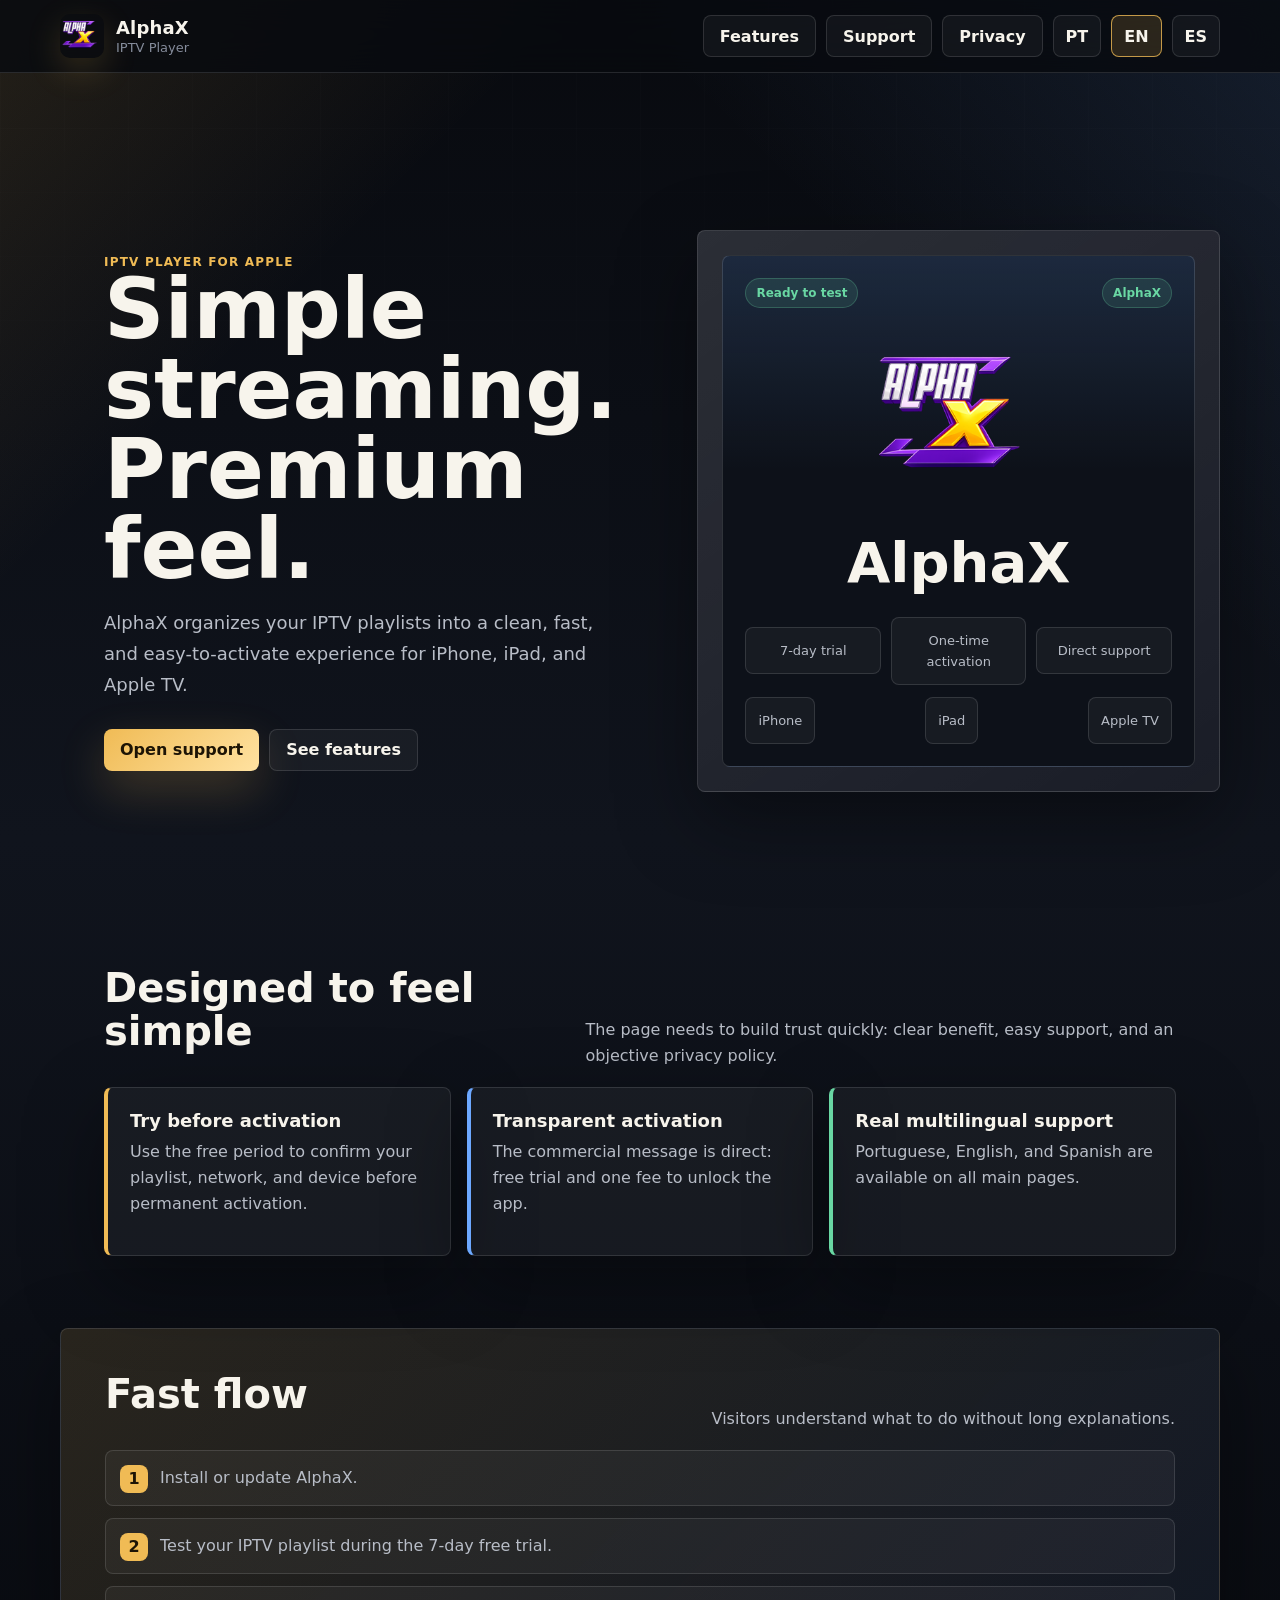
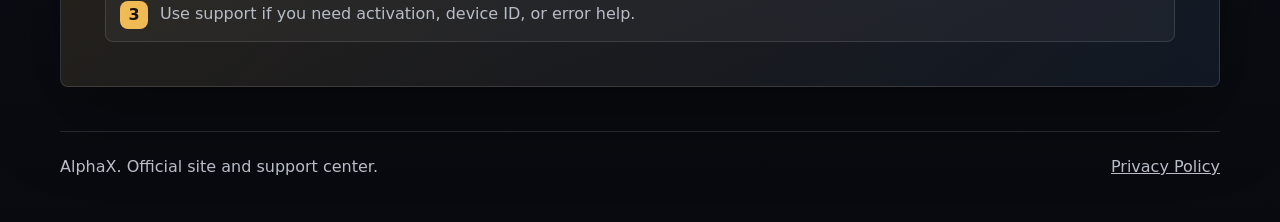
<file: index.html>
<!doctype html>
<html lang="pt-BR">
  <head>
    <meta charset="utf-8">
    <meta name="viewport" content="width=device-width, initial-scale=1">
    <title>AlphaX | IPTV Player elegante e rápido</title>
    <meta name="description" content="AlphaX é um IPTV Player rápido e elegante para iPhone, iPad e Apple TV, com teste grátis de 7 dias, ativação única e suporte direto.">
    <meta name="robots" content="index, follow">
    <meta name="theme-color" content="#080a0f">
    <meta property="og:title" content="AlphaX | IPTV Player">
    <meta property="og:description" content="Player IPTV elegante para iPhone, iPad e Apple TV, com suporte multilíngue.">
    <meta property="og:image" content="logo-256.png">
    <link rel="icon" href="logo-256.png">
    <link rel="stylesheet" href="assets/site.css">
  </head>
  <body data-page="home">
    <header class="site-header">
      <div class="shell topbar">
        <a class="brand" href="./" aria-label="AlphaX">
          <img src="logo-256.png" alt="AlphaX">
          <span>
            <strong>AlphaX</strong>
            <span data-i18n="brandTag">IPTV Player</span>
          </span>
        </a>
        <nav class="nav" aria-label="Navegação">
          <a href="#recursos" data-i18n="navFeatures">Recursos</a>
          <a href="support/" data-i18n="navSupport">Suporte</a>
          <a href="privacy/" data-i18n="navPrivacy">Privacidade</a>
          <div class="language" aria-label="Selecionar idioma">
            <button type="button" data-lang-button="pt-BR" aria-pressed="true">PT</button>
            <button type="button" data-lang-button="en" aria-pressed="false">EN</button>
            <button type="button" data-lang-button="es" aria-pressed="false">ES</button>
          </div>
        </nav>
      </div>
    </header>

    <main class="shell">
      <section class="hero" aria-labelledby="home-title">
        <article class="hero-copy">
          <span class="eyebrow" data-i18n="eyebrowHome">Player IPTV para Apple</span>
          <h1 id="home-title" data-i18n="homeH1">Streaming simples. Visual premium.</h1>
          <p class="lead" data-i18n="homeLead">O AlphaX organiza suas listas IPTV em uma experiência limpa, rápida e fácil de ativar em iPhone, iPad e Apple TV.</p>
          <div class="actions">
            <a class="button primary" href="support/" data-i18n="primarySupport">Abrir suporte</a>
            <a class="button secondary" href="#recursos" data-i18n="secondaryFeatures">Ver recursos</a>
          </div>
        </article>

        <aside class="device" aria-label="AlphaX app preview">
          <div class="device-screen">
            <div class="status-row">
              <span class="status-pill" data-i18n="deviceReady">Pronto para testar</span>
              <span class="mini-pill">AlphaX</span>
            </div>
            <div class="screen-logo">
              <img src="logo-256.png" alt="AlphaX">
              <strong>AlphaX</strong>
            </div>
            <div>
              <div class="feature-row">
                <span data-i18n="deviceOne">7 dias grátis</span>
                <span data-i18n="deviceTwo">Ativação única</span>
                <span data-i18n="deviceThree">Suporte direto</span>
              </div>
              <div class="meta-row" style="margin-top: 12px;">
                <span data-i18n="deviceFooterOne">iPhone</span>
                <span data-i18n="deviceFooterTwo">iPad</span>
                <span data-i18n="deviceFooterThree">Apple TV</span>
              </div>
            </div>
          </div>
        </aside>
      </section>

      <section id="recursos" class="section" aria-labelledby="features-title">
        <div class="section-header">
          <h2 id="features-title" data-i18n="featuresTitle">Feito para parecer simples</h2>
          <p data-i18n="featuresText">A página precisa passar confiança em poucos segundos: benefício claro, suporte fácil e política de privacidade objetiva.</p>
        </div>
        <div class="grid">
          <article class="card accent">
            <h3 data-i18n="featureOneTitle">Teste antes de ativar</h3>
            <p data-i18n="featureOneText">Use o período gratuito para confirmar lista, rede e aparelho antes da ativação permanente.</p>
          </article>
          <article class="card blue">
            <h3 data-i18n="featureTwoTitle">Ativação transparente</h3>
            <p data-i18n="featureTwoText">A mensagem comercial é direta: teste gratuito e uma taxa única para liberar o app.</p>
          </article>
          <article class="card green">
            <h3 data-i18n="featureThreeTitle">Multilíngue real</h3>
            <p data-i18n="featureThreeText">Português, inglês e espanhol ficam disponíveis em todas as páginas principais.</p>
          </article>
        </div>
      </section>

      <section class="section notice" aria-labelledby="flow-title">
        <div class="section-header">
          <h2 id="flow-title" data-i18n="stepsTitle">Fluxo rápido</h2>
          <p data-i18n="stepsText">O visitante entende o que fazer sem depender de explicações longas.</p>
        </div>
        <ol class="list steps" data-i18n-list="homeSteps">
          <li>Instale ou atualize o AlphaX.</li>
          <li>Teste sua lista IPTV durante os 7 dias gratuitos.</li>
          <li>Use o suporte se precisar ativar, localizar o ID ou corrigir erro.</li>
        </ol>
      </section>

      <footer class="footer">
        <p data-i18n="footerHome">AlphaX. Site oficial e central de suporte.</p>
        <p><a href="privacy/" data-i18n="privacyLink">Política de Privacidade</a></p>
      </footer>
    </main>

    <script src="assets/site.js"></script>
  </body>
</html>
</file>
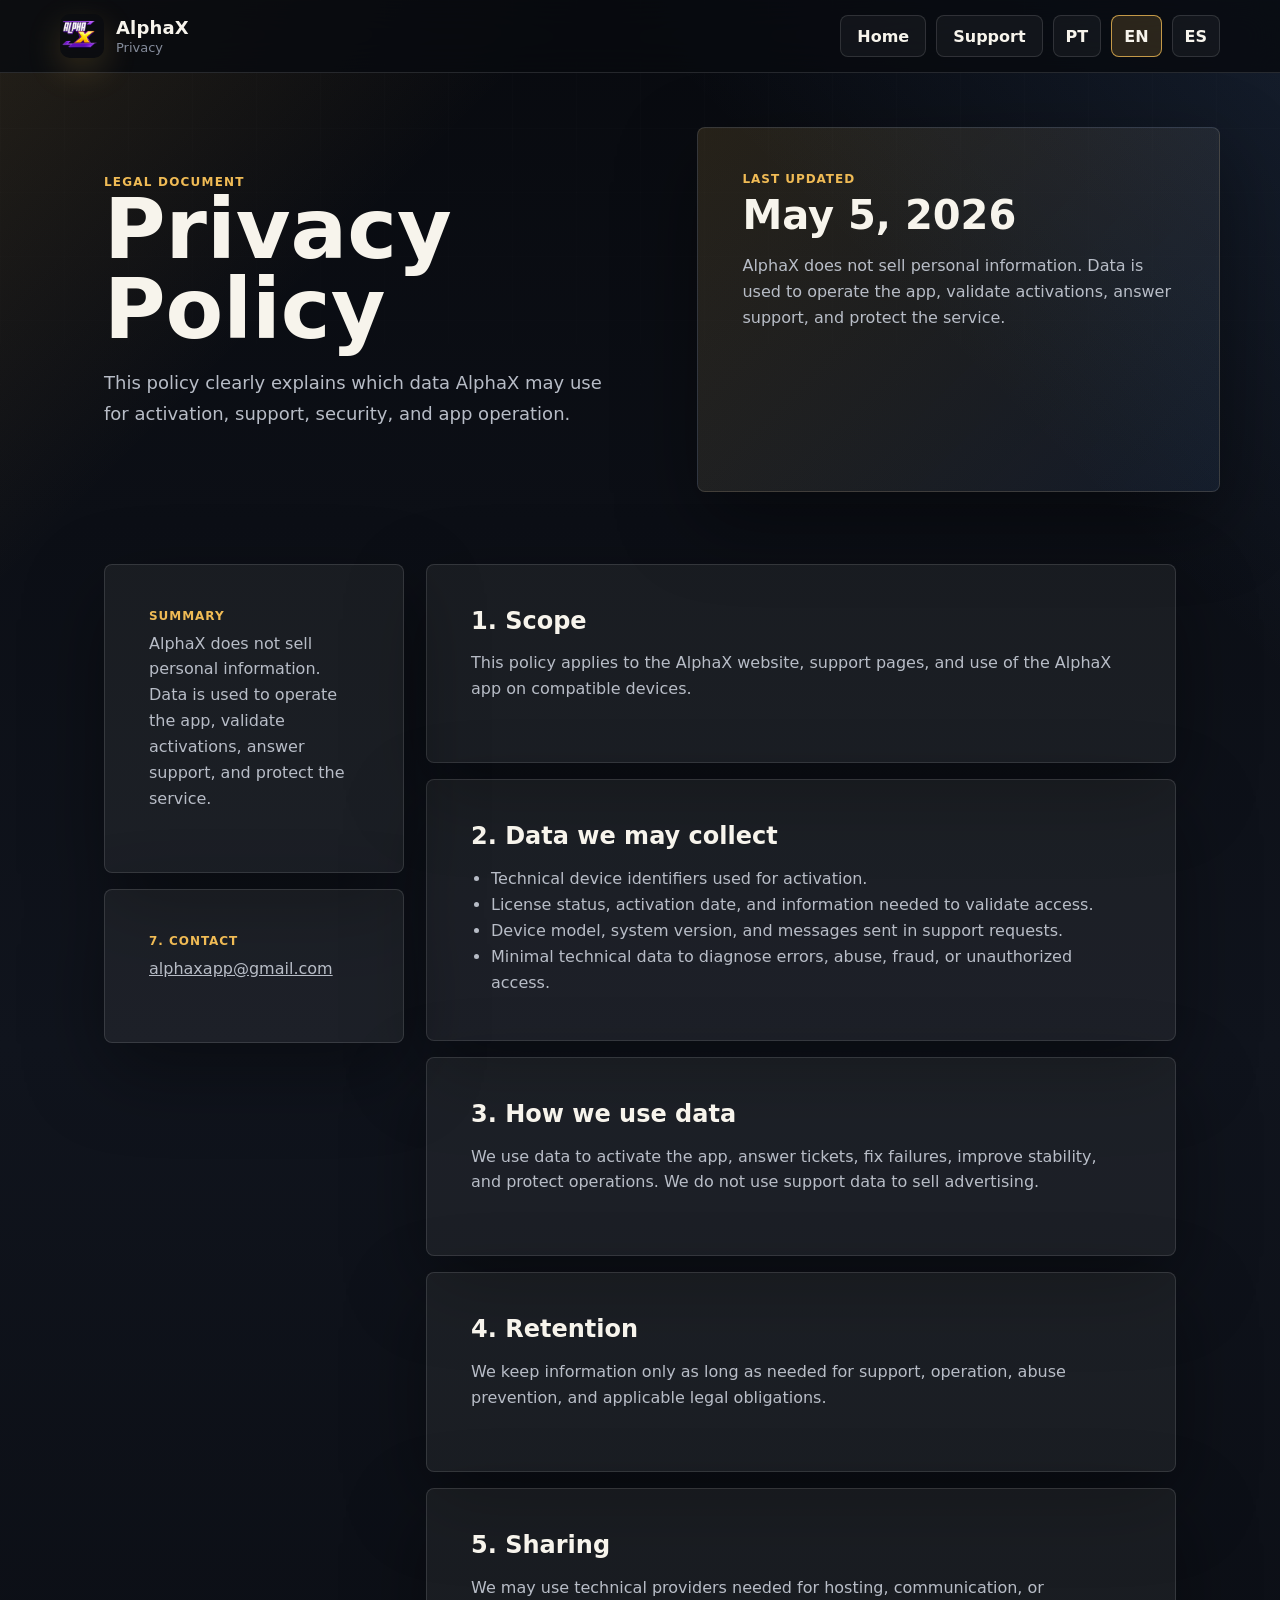
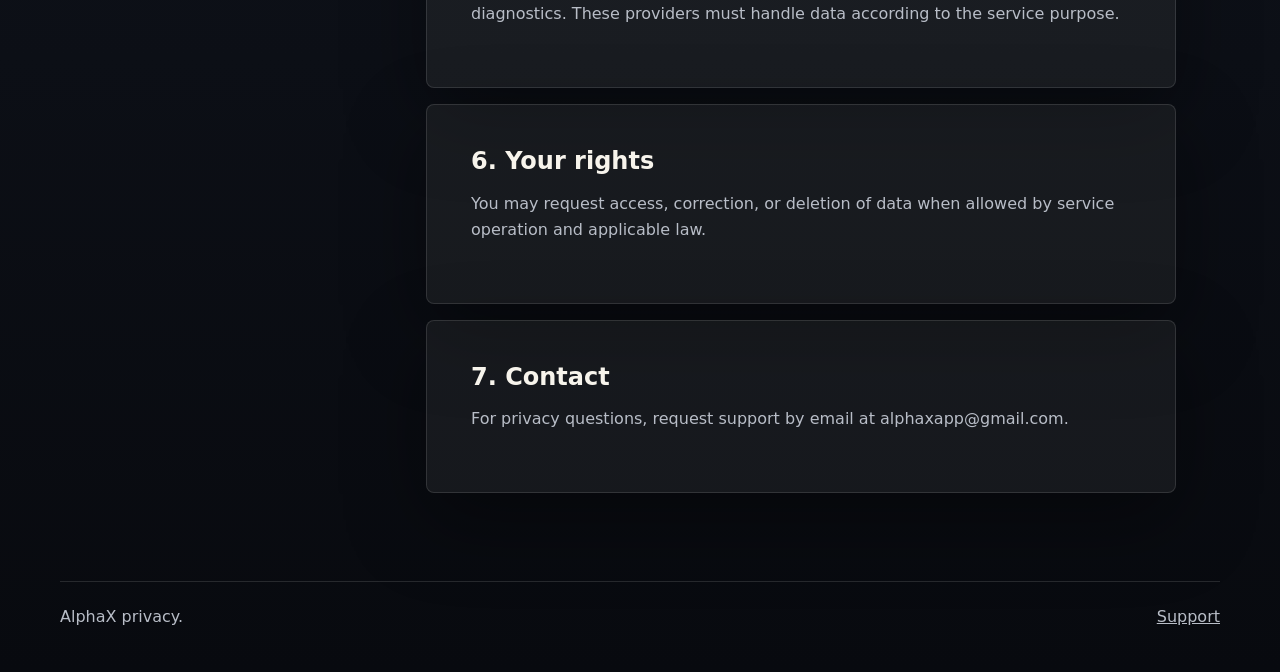
<file: privacy/index.html>
<!doctype html>
<html lang="pt-BR">
  <head>
    <meta charset="utf-8">
    <meta name="viewport" content="width=device-width, initial-scale=1">
    <title>AlphaX | Política de Privacidade</title>
    <meta name="description" content="Política de Privacidade da AlphaX sobre dados de ativação, suporte, segurança, retenção, compartilhamento e contato.">
    <meta name="robots" content="index, follow">
    <meta name="theme-color" content="#080a0f">
    <link rel="icon" href="../logo-256.png">
    <link rel="stylesheet" href="../assets/site.css">
  </head>
  <body data-page="privacy">
    <header class="site-header">
      <div class="shell topbar">
        <a class="brand" href="../" aria-label="AlphaX">
          <img src="../logo-256.png" alt="AlphaX">
          <span>
            <strong>AlphaX</strong>
            <span data-i18n="navPrivacy">Privacidade</span>
          </span>
        </a>
        <nav class="nav" aria-label="Navegação">
          <a href="../" data-i18n="navHome">Início</a>
          <a href="../support/" data-i18n="navSupport">Suporte</a>
          <div class="language" aria-label="Selecionar idioma">
            <button type="button" data-lang-button="pt-BR" aria-pressed="true">PT</button>
            <button type="button" data-lang-button="en" aria-pressed="false">EN</button>
            <button type="button" data-lang-button="es" aria-pressed="false">ES</button>
          </div>
        </nav>
      </div>
    </header>

    <main class="shell">
      <section class="hero compact" aria-labelledby="privacy-title">
        <article class="hero-copy">
          <span class="eyebrow" data-i18n="privacyEyebrow">Documento legal</span>
          <h1 id="privacy-title" class="page-title" data-i18n="privacyH1">Política de Privacidade</h1>
          <p class="lead" data-i18n="privacyLead">Esta política explica, de forma clara, quais dados podem ser usados pela AlphaX para ativação, suporte, segurança e funcionamento do aplicativo.</p>
        </article>
        <aside class="notice">
          <span class="legal-kicker" data-i18n="updatedLabel">Última atualização</span>
          <h2 data-i18n="updatedDate">5 de maio de 2026</h2>
          <p data-i18n="privacySummaryText">A AlphaX não vende informações pessoais. Os dados são usados para operar o app, validar ativações, responder suporte e proteger o serviço.</p>
        </aside>
      </section>

      <section class="section legal-layout" aria-label="Política de Privacidade">
        <aside class="legal-aside">
          <div class="legal-card">
            <span class="legal-kicker" data-i18n="privacySummaryTitle">Resumo</span>
            <p data-i18n="privacySummaryText">A AlphaX não vende informações pessoais. Os dados são usados para operar o app, validar ativações, responder suporte e proteger o serviço.</p>
          </div>
          <div class="legal-card">
            <span class="legal-kicker" data-i18n="contactTitle">7. Contato</span>
            <p><a href="mailto:alphaxapp@gmail.com">alphaxapp@gmail.com</a></p>
          </div>
        </aside>

        <div>
          <article class="legal-card">
            <h2 data-i18n="scopeTitle">1. Escopo</h2>
            <p data-i18n="scopeText">Esta política se aplica ao site AlphaX, às páginas de suporte e ao uso do aplicativo AlphaX em dispositivos compatíveis.</p>
          </article>
          <article class="legal-card">
            <h2 data-i18n="dataTitle">2. Dados que podemos coletar</h2>
            <ul data-i18n-list="dataItems">
              <li>Identificadores técnicos do dispositivo usados para ativação.</li>
              <li>Status de licença, data de ativação e informações necessárias para validar acesso.</li>
              <li>Modelo do aparelho, versão do sistema e mensagens enviadas em solicitações de suporte.</li>
              <li>Dados técnicos mínimos para diagnosticar erro, abuso, fraude ou acesso indevido.</li>
            </ul>
          </article>
          <article class="legal-card">
            <h2 data-i18n="useTitle">3. Como usamos os dados</h2>
            <p data-i18n="useText">Usamos dados para ativar o aplicativo, responder chamados, corrigir falhas, melhorar estabilidade e proteger a operação. Não usamos dados de suporte para vender publicidade.</p>
          </article>
          <article class="legal-card">
            <h2 data-i18n="retentionTitle">4. Retenção</h2>
            <p data-i18n="retentionText">Mantemos informações apenas pelo tempo necessário para suporte, operação, prevenção de abuso e obrigações legais aplicáveis.</p>
          </article>
          <article class="legal-card">
            <h2 data-i18n="sharingTitle">5. Compartilhamento</h2>
            <p data-i18n="sharingText">Podemos usar provedores técnicos necessários para hospedagem, comunicação ou diagnóstico. Esses provedores devem tratar dados conforme a finalidade do serviço.</p>
          </article>
          <article class="legal-card">
            <h2 data-i18n="rightsTitle">6. Seus direitos</h2>
            <p data-i18n="rightsText">Você pode solicitar acesso, correção ou exclusão de dados quando permitido pela operação do serviço e pela lei aplicável.</p>
          </article>
          <article class="legal-card">
            <h2 data-i18n="contactTitle">7. Contato</h2>
            <p data-i18n="contactText">Para dúvidas de privacidade, solicite atendimento por e-mail em alphaxapp@gmail.com.</p>
          </article>
        </div>
      </section>

      <footer class="footer">
        <p data-i18n="privacyFooter">AlphaX privacidade.</p>
        <p><a href="../support/" data-i18n="navSupport">Suporte</a></p>
      </footer>
    </main>

    <script src="../assets/site.js"></script>
  </body>
</html>
</file>
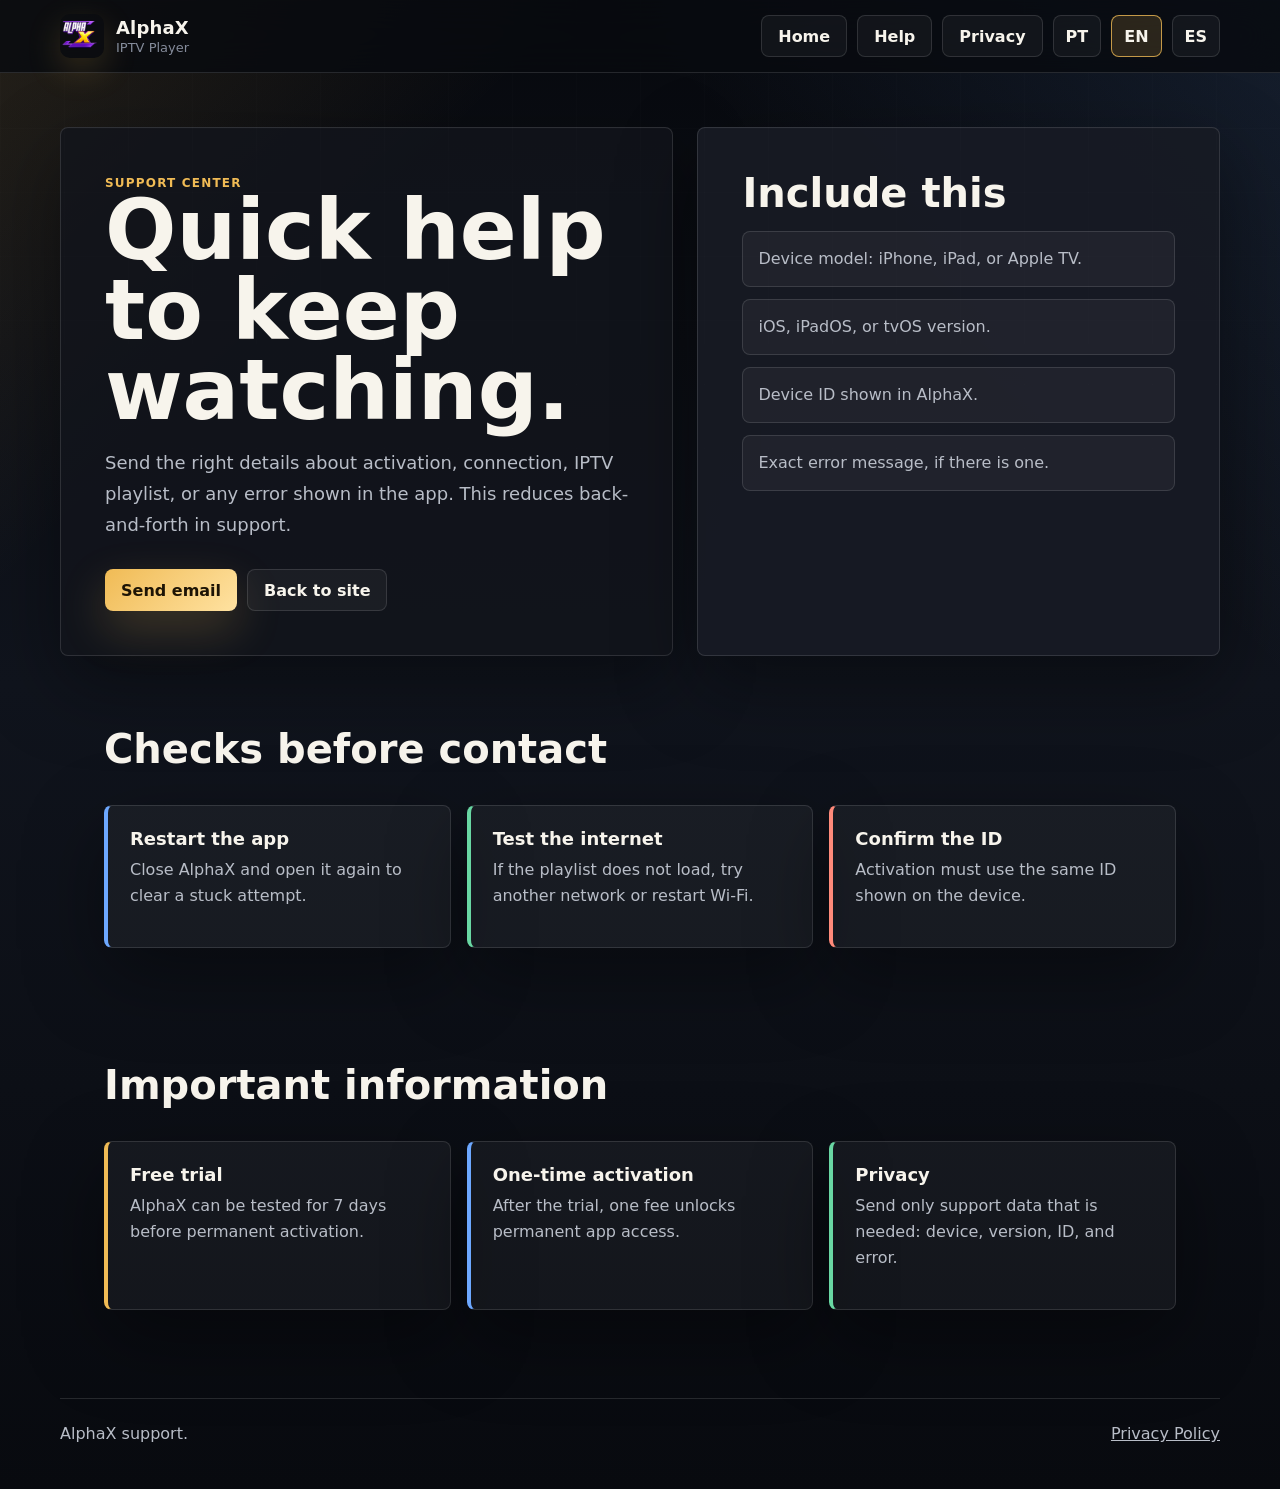
<file: suport/index.html>
<!doctype html>
<html lang="pt-BR">
  <head>
    <meta charset="utf-8">
    <meta name="viewport" content="width=device-width, initial-scale=1">
    <title>AlphaX | Suporte</title>
    <meta name="description" content="Suporte AlphaX com informações para ativação, teste grátis, conexão, ID do dispositivo e erros do aplicativo.">
    <meta name="robots" content="index, follow">
    <meta name="theme-color" content="#080a0f">
    <link rel="icon" href="../logo-256.png">
    <link rel="stylesheet" href="../assets/site.css">
  </head>
  <body data-page="support">
    <header class="site-header">
      <div class="shell topbar">
        <a class="brand" href="../" aria-label="AlphaX">
          <img src="../logo-256.png" alt="AlphaX">
          <span>
            <strong>AlphaX</strong>
            <span data-i18n="brandTag">IPTV Player</span>
          </span>
        </a>
        <nav class="nav" aria-label="Navegação">
          <a href="../" data-i18n="navHome">Início</a>
          <a href="#ajuda" data-i18n="navHelp">Ajuda</a>
          <a href="../privacy/" data-i18n="navPrivacy">Privacidade</a>
          <div class="language" aria-label="Selecionar idioma">
            <button type="button" data-lang-button="pt-BR" aria-pressed="true">PT</button>
            <button type="button" data-lang-button="en" aria-pressed="false">EN</button>
            <button type="button" data-lang-button="es" aria-pressed="false">ES</button>
          </div>
        </nav>
      </div>
    </header>

    <main class="shell">
      <section class="hero compact" aria-labelledby="support-title">
        <article class="panel hero-copy">
          <span class="eyebrow" data-i18n="supportEyebrow">Central de suporte</span>
          <h1 id="support-title" class="page-title" data-i18n="supportH1">Ajuda rápida para continuar assistindo.</h1>
          <p class="lead" data-i18n="supportLead">Envie as informações certas sobre ativação, conexão, lista IPTV ou erro exibido no app. Isso reduz idas e voltas no atendimento.</p>
          <div class="actions">
            <a class="button primary" href="mailto:alphaxapp@gmail.com" data-i18n="emailButton">Enviar e-mail</a>
            <a class="button secondary" href="../" data-i18n="backButton">Voltar ao site</a>
          </div>
        </article>

        <aside class="panel side-panel">
          <h2 data-i18n="sendTitle">Inclua no contato</h2>
          <ul class="list" data-i18n-list="sendList">
            <li>Modelo do aparelho: iPhone, iPad ou Apple TV.</li>
            <li>Versão do iOS, iPadOS ou tvOS.</li>
            <li>ID do dispositivo exibido no AlphaX.</li>
            <li>Texto exato da mensagem de erro, se houver.</li>
          </ul>
        </aside>
      </section>

      <section id="ajuda" class="section" aria-labelledby="checks-title">
        <div class="section-header">
          <h2 id="checks-title" data-i18n="checksTitle">Verificações antes de chamar</h2>
        </div>
        <div class="grid">
          <article class="card blue">
            <h3 data-i18n="checkOneTitle">Reinicie o app</h3>
            <p data-i18n="checkOneText">Feche o AlphaX e abra novamente para limpar uma tentativa travada.</p>
          </article>
          <article class="card green">
            <h3 data-i18n="checkTwoTitle">Teste a internet</h3>
            <p data-i18n="checkTwoText">Se a lista não carregar, tente outra rede ou reinicie o Wi-Fi.</p>
          </article>
          <article class="card red">
            <h3 data-i18n="checkThreeTitle">Confirme o ID</h3>
            <p data-i18n="checkThreeText">A ativação precisa usar o mesmo ID exibido no aparelho.</p>
          </article>
        </div>
      </section>

      <section class="section" aria-labelledby="support-info-title">
        <div class="section-header">
          <h2 id="support-info-title" data-i18n="supportCardsTitle">Informações importantes</h2>
        </div>
        <div class="grid">
          <article class="card accent">
            <h3 data-i18n="cardTrialTitle">Teste grátis</h3>
            <p data-i18n="cardTrialText">O AlphaX pode ser testado por 7 dias antes da ativação permanente.</p>
          </article>
          <article class="card blue">
            <h3 data-i18n="cardActivationTitle">Ativação única</h3>
            <p data-i18n="cardActivationText">Depois do teste, uma taxa única libera o acesso permanente ao aplicativo.</p>
          </article>
          <article class="card green">
            <h3 data-i18n="cardPrivacyTitle">Privacidade</h3>
            <p data-i18n="cardPrivacyText">Envie apenas dados necessários para suporte: aparelho, versão, ID e erro.</p>
          </article>
        </div>
      </section>

      <footer class="footer">
        <p data-i18n="footerSupport">AlphaX suporte.</p>
        <p><a href="../privacy/" data-i18n="privacyLink">Política de Privacidade</a></p>
      </footer>
    </main>

    <script src="../assets/site.js"></script>
  </body>
</html>
</file>
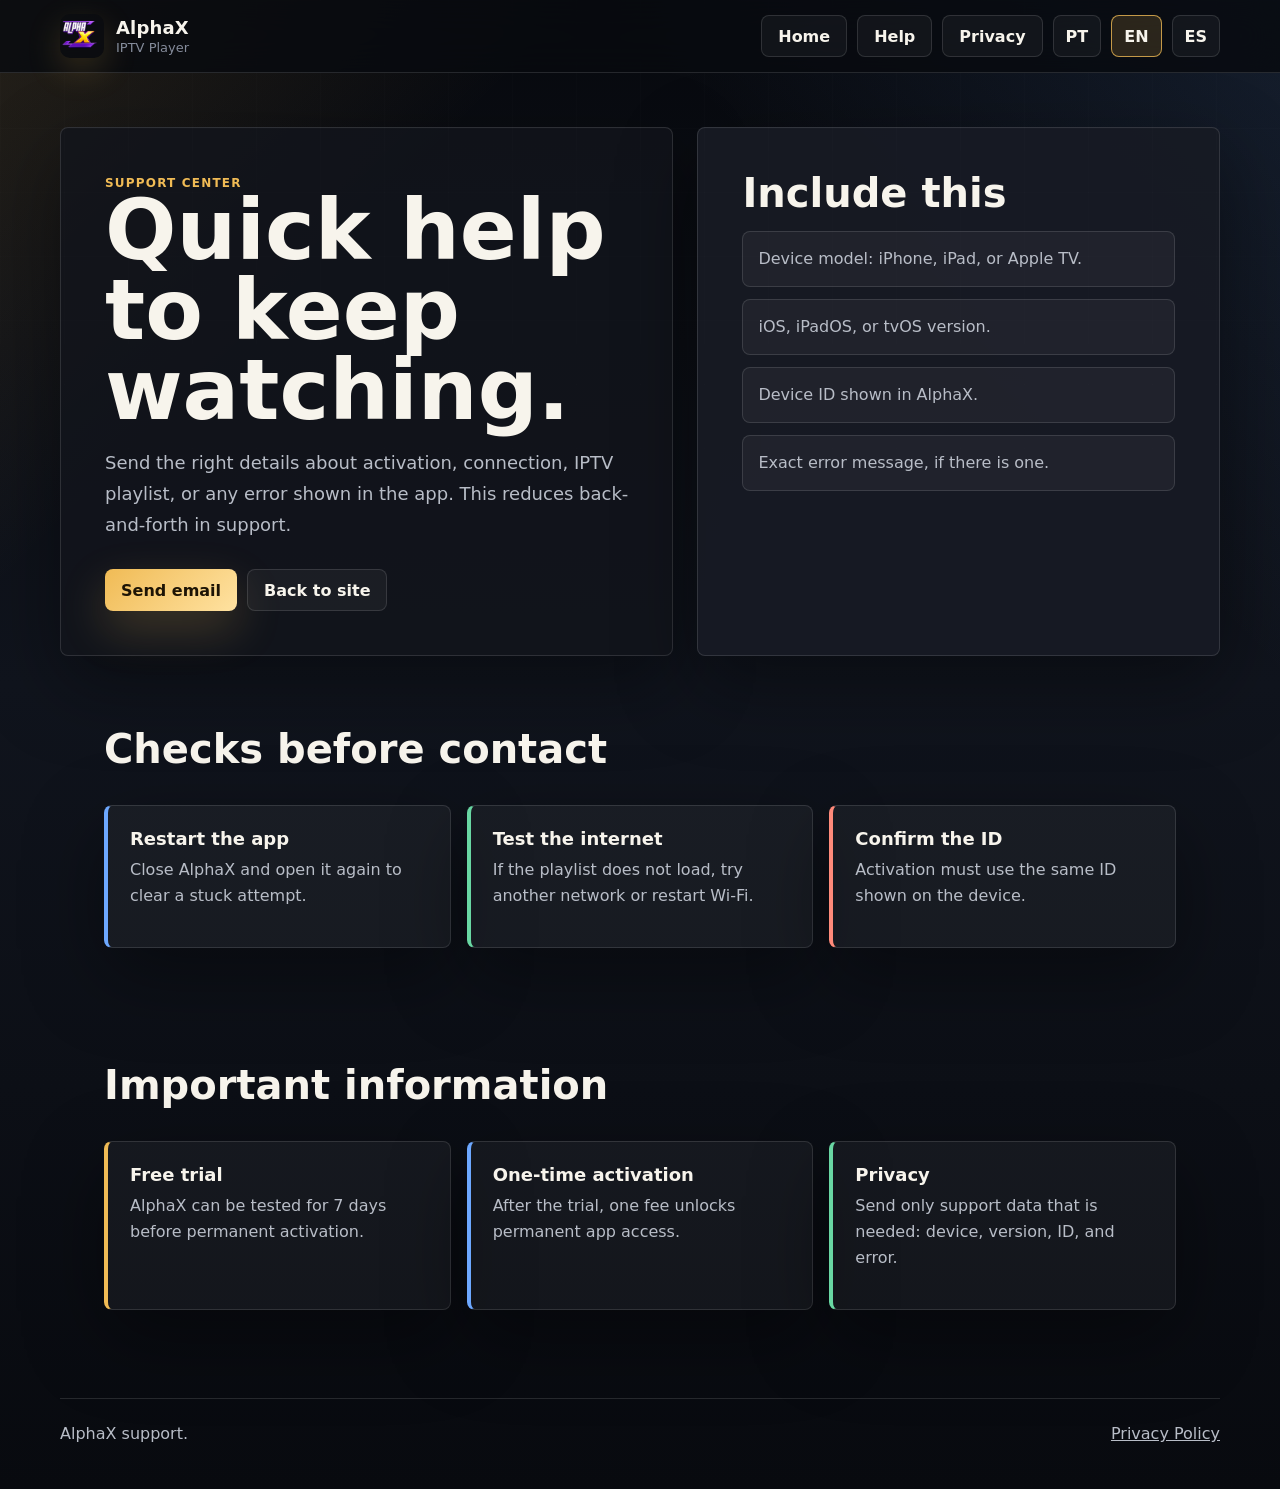
<file: suport/suporte/index.html>
<!doctype html>
<html lang="pt-BR">
  <head>
    <meta charset="utf-8">
    <meta name="viewport" content="width=device-width, initial-scale=1">
    <title>AlphaX | Suporte</title>
    <meta name="description" content="Suporte AlphaX com informações para ativação, teste grátis, conexão, ID do dispositivo e erros do aplicativo.">
    <meta name="robots" content="index, follow">
    <meta name="theme-color" content="#080a0f">
    <link rel="icon" href="../../logo-256.png">
    <link rel="stylesheet" href="../../assets/site.css">
  </head>
  <body data-page="support">
    <header class="site-header">
      <div class="shell topbar">
        <a class="brand" href="../../" aria-label="AlphaX">
          <img src="../../logo-256.png" alt="AlphaX">
          <span>
            <strong>AlphaX</strong>
            <span data-i18n="brandTag">IPTV Player</span>
          </span>
        </a>
        <nav class="nav" aria-label="Navegação">
          <a href="../../" data-i18n="navHome">Início</a>
          <a href="#ajuda" data-i18n="navHelp">Ajuda</a>
          <a href="../../privacy/" data-i18n="navPrivacy">Privacidade</a>
          <div class="language" aria-label="Selecionar idioma">
            <button type="button" data-lang-button="pt-BR" aria-pressed="true">PT</button>
            <button type="button" data-lang-button="en" aria-pressed="false">EN</button>
            <button type="button" data-lang-button="es" aria-pressed="false">ES</button>
          </div>
        </nav>
      </div>
    </header>

    <main class="shell">
      <section class="hero compact" aria-labelledby="support-title">
        <article class="panel hero-copy">
          <span class="eyebrow" data-i18n="supportEyebrow">Central de suporte</span>
          <h1 id="support-title" class="page-title" data-i18n="supportH1">Ajuda rápida para continuar assistindo.</h1>
          <p class="lead" data-i18n="supportLead">Envie as informações certas sobre ativação, conexão, lista IPTV ou erro exibido no app. Isso reduz idas e voltas no atendimento.</p>
          <div class="actions">
            <a class="button primary" href="mailto:alphaxapp@gmail.com" data-i18n="emailButton">Enviar e-mail</a>
            <a class="button secondary" href="../../" data-i18n="backButton">Voltar ao site</a>
          </div>
        </article>

        <aside class="panel side-panel">
          <h2 data-i18n="sendTitle">Inclua no contato</h2>
          <ul class="list" data-i18n-list="sendList">
            <li>Modelo do aparelho: iPhone, iPad ou Apple TV.</li>
            <li>Versão do iOS, iPadOS ou tvOS.</li>
            <li>ID do dispositivo exibido no AlphaX.</li>
            <li>Texto exato da mensagem de erro, se houver.</li>
          </ul>
        </aside>
      </section>

      <section id="ajuda" class="section" aria-labelledby="checks-title">
        <div class="section-header">
          <h2 id="checks-title" data-i18n="checksTitle">Verificações antes de chamar</h2>
        </div>
        <div class="grid">
          <article class="card blue">
            <h3 data-i18n="checkOneTitle">Reinicie o app</h3>
            <p data-i18n="checkOneText">Feche o AlphaX e abra novamente para limpar uma tentativa travada.</p>
          </article>
          <article class="card green">
            <h3 data-i18n="checkTwoTitle">Teste a internet</h3>
            <p data-i18n="checkTwoText">Se a lista não carregar, tente outra rede ou reinicie o Wi-Fi.</p>
          </article>
          <article class="card red">
            <h3 data-i18n="checkThreeTitle">Confirme o ID</h3>
            <p data-i18n="checkThreeText">A ativação precisa usar o mesmo ID exibido no aparelho.</p>
          </article>
        </div>
      </section>

      <section class="section" aria-labelledby="support-info-title">
        <div class="section-header">
          <h2 id="support-info-title" data-i18n="supportCardsTitle">Informações importantes</h2>
        </div>
        <div class="grid">
          <article class="card accent">
            <h3 data-i18n="cardTrialTitle">Teste grátis</h3>
            <p data-i18n="cardTrialText">O AlphaX pode ser testado por 7 dias antes da ativação permanente.</p>
          </article>
          <article class="card blue">
            <h3 data-i18n="cardActivationTitle">Ativação única</h3>
            <p data-i18n="cardActivationText">Depois do teste, uma taxa única libera o acesso permanente ao aplicativo.</p>
          </article>
          <article class="card green">
            <h3 data-i18n="cardPrivacyTitle">Privacidade</h3>
            <p data-i18n="cardPrivacyText">Envie apenas dados necessários para suporte: aparelho, versão, ID e erro.</p>
          </article>
        </div>
      </section>

      <footer class="footer">
        <p data-i18n="footerSupport">AlphaX suporte.</p>
        <p><a href="../../privacy/" data-i18n="privacyLink">Política de Privacidade</a></p>
      </footer>
    </main>

    <script src="../../assets/site.js"></script>
  </body>
</html>
</file>
<file: assets/site.css>
:root {
  color-scheme: dark;
  --bg: #080a0f;
  --ink: #f7f4ec;
  --muted: #b8bdc7;
  --soft: #858c9b;
  --line: rgba(255, 255, 255, 0.12);
  --panel: rgba(18, 21, 28, 0.84);
  --panel-strong: rgba(23, 27, 36, 0.96);
  --gold: #f0bb55;
  --gold-2: #ffe2a1;
  --blue: #6da8ff;
  --green: #69d7a3;
  --red: #ff8a7a;
  --shadow: 0 28px 80px rgba(0, 0, 0, 0.38);
  font-family: ui-sans-serif, system-ui, -apple-system, BlinkMacSystemFont, "Segoe UI", sans-serif;
}

* {
  box-sizing: border-box;
}

html {
  scroll-behavior: smooth;
}

body {
  margin: 0;
  min-height: 100vh;
  color: var(--ink);
  background:
    linear-gradient(135deg, rgba(240, 187, 85, 0.12), transparent 26rem),
    linear-gradient(225deg, rgba(109, 168, 255, 0.12), transparent 30rem),
    linear-gradient(180deg, #080a0f 0%, #10141d 46%, #080a0f 100%);
}

body::before {
  content: "";
  position: fixed;
  inset: 0;
  pointer-events: none;
  background-image:
    linear-gradient(rgba(255, 255, 255, 0.025) 1px, transparent 1px),
    linear-gradient(90deg, rgba(255, 255, 255, 0.025) 1px, transparent 1px);
  background-size: 64px 64px;
  mask-image: linear-gradient(to bottom, rgba(0, 0, 0, 0.55), transparent 70%);
}

a {
  color: inherit;
}

.shell {
  width: min(1160px, calc(100% - 32px));
  margin: 0 auto;
}

.site-header {
  position: sticky;
  top: 0;
  z-index: 20;
  border-bottom: 1px solid var(--line);
  background: rgba(8, 10, 15, 0.82);
  backdrop-filter: blur(18px);
}

.topbar {
  min-height: 72px;
  display: flex;
  align-items: center;
  justify-content: space-between;
  gap: 18px;
}

.brand,
.nav,
.language,
.actions {
  display: flex;
  align-items: center;
}

.brand {
  gap: 12px;
  text-decoration: none;
}

.brand img {
  width: 44px;
  height: 44px;
  border-radius: 10px;
  box-shadow: 0 12px 34px rgba(240, 187, 85, 0.18);
}

.brand strong {
  display: block;
  font-size: 18px;
  letter-spacing: 0.01em;
}

.brand span span {
  display: block;
  margin-top: 2px;
  color: var(--soft);
  font-size: 13px;
}

.nav,
.language,
.actions {
  flex-wrap: wrap;
  gap: 10px;
}

.nav a,
.button,
.language button {
  min-height: 42px;
  border-radius: 8px;
  font: inherit;
  font-weight: 750;
}

.nav a,
.button {
  display: inline-flex;
  align-items: center;
  justify-content: center;
  padding: 0 16px;
  text-decoration: none;
}

.nav a,
.button.secondary,
.language button {
  border: 1px solid var(--line);
  background: rgba(255, 255, 255, 0.045);
  color: var(--ink);
}

.language button {
  cursor: pointer;
  padding: 0 12px;
}

.language button[aria-pressed="true"] {
  border-color: rgba(240, 187, 85, 0.78);
  background: rgba(240, 187, 85, 0.15);
}

.button.primary {
  border: 0;
  color: #1d1405;
  background: linear-gradient(135deg, var(--gold), var(--gold-2));
  box-shadow: 0 18px 46px rgba(240, 187, 85, 0.22);
}

main {
  padding: 54px 0 42px;
}

.hero {
  min-height: calc(100vh - 132px);
  display: grid;
  grid-template-columns: minmax(0, 1.08fr) minmax(330px, 0.92fr);
  gap: 24px;
  align-items: center;
}

.hero.compact {
  min-height: auto;
  align-items: stretch;
}

.panel,
.card,
.device,
.legal-card,
.notice {
  border: 1px solid var(--line);
  border-radius: 8px;
  background: var(--panel);
  box-shadow: var(--shadow);
}

.hero-copy,
.side-panel,
.section,
.legal-card,
.notice {
  padding: clamp(24px, 4vw, 44px);
}

.side-panel {
  background: var(--panel-strong);
}

.eyebrow {
  color: var(--gold);
  font-size: 12px;
  font-weight: 850;
  letter-spacing: 0.1em;
  text-transform: uppercase;
}

h1,
h2,
h3,
p {
  margin-top: 0;
}

h1 {
  max-width: 12ch;
  margin-bottom: 18px;
  font-size: clamp(44px, 7vw, 84px);
  line-height: 0.95;
  letter-spacing: 0;
}

.page-title {
  max-width: 15ch;
}

h2 {
  margin-bottom: 16px;
  font-size: clamp(26px, 4vw, 40px);
  line-height: 1.08;
}

h3 {
  margin-bottom: 8px;
  font-size: 18px;
}

.lead {
  max-width: 62ch;
  color: var(--muted);
  font-size: 18px;
  line-height: 1.72;
}

.actions {
  margin-top: 28px;
}

.device {
  position: relative;
  overflow: hidden;
  min-height: 560px;
  padding: 24px;
  background:
    linear-gradient(145deg, rgba(255, 255, 255, 0.09), rgba(255, 255, 255, 0.02)),
    var(--panel-strong);
}

.device-screen {
  height: 100%;
  min-height: 512px;
  display: grid;
  grid-template-rows: auto 1fr auto;
  gap: 18px;
  border: 1px solid rgba(255, 255, 255, 0.14);
  border-radius: 8px;
  padding: 22px;
  background:
    linear-gradient(180deg, rgba(109, 168, 255, 0.16), transparent 42%),
    #0d1119;
}

.status-row,
.feature-row,
.meta-row {
  display: flex;
  justify-content: space-between;
  gap: 10px;
  align-items: center;
}

.status-pill,
.mini-pill {
  display: inline-flex;
  align-items: center;
  min-height: 30px;
  border-radius: 999px;
  padding: 0 10px;
  color: var(--green);
  background: rgba(105, 215, 163, 0.12);
  border: 1px solid rgba(105, 215, 163, 0.25);
  font-size: 12px;
  font-weight: 800;
}

.screen-logo {
  display: grid;
  place-items: center;
  gap: 14px;
  text-align: center;
}

.screen-logo img {
  width: min(180px, 46vw);
  height: auto;
  border-radius: 24px;
}

.screen-logo strong {
  font-size: clamp(32px, 7vw, 56px);
}

.feature-row {
  display: grid;
  grid-template-columns: repeat(3, minmax(0, 1fr));
}

.feature-row span,
.meta-row span,
.list li,
.card p,
.legal-card p,
.legal-card li,
.notice p,
.footer {
  color: var(--muted);
  line-height: 1.62;
}

.feature-row span,
.meta-row span {
  padding: 12px;
  border: 1px solid var(--line);
  border-radius: 8px;
  background: rgba(255, 255, 255, 0.045);
  text-align: center;
  font-size: 13px;
}

.section {
  margin-top: 28px;
}

.section-header {
  display: flex;
  justify-content: space-between;
  gap: 20px;
  align-items: end;
  margin-bottom: 18px;
}

.section-header p {
  max-width: 58ch;
  margin-bottom: 0;
  color: var(--muted);
  line-height: 1.65;
}

.grid {
  display: grid;
  grid-template-columns: repeat(3, minmax(0, 1fr));
  gap: 16px;
}

.grid.two {
  grid-template-columns: repeat(2, minmax(0, 1fr));
}

.card {
  padding: 22px;
  background: rgba(255, 255, 255, 0.045);
}

.card.accent {
  border-left: 4px solid var(--gold);
}

.card.blue {
  border-left: 4px solid var(--blue);
}

.card.green {
  border-left: 4px solid var(--green);
}

.card.red {
  border-left: 4px solid var(--red);
}

.list {
  display: grid;
  gap: 12px;
  margin: 0;
  padding: 0;
  list-style: none;
}

.list li {
  padding: 14px 15px;
  border: 1px solid var(--line);
  border-radius: 8px;
  background: rgba(255, 255, 255, 0.045);
}

.steps {
  counter-reset: step;
}

.steps li {
  position: relative;
  padding-left: 54px;
}

.steps li::before {
  counter-increment: step;
  content: counter(step);
  position: absolute;
  left: 14px;
  top: 14px;
  width: 28px;
  height: 28px;
  display: grid;
  place-items: center;
  border-radius: 8px;
  color: #1d1405;
  background: var(--gold);
  font-weight: 850;
}

.legal-layout {
  display: grid;
  grid-template-columns: 300px minmax(0, 1fr);
  gap: 22px;
  align-items: start;
}

.legal-aside {
  position: sticky;
  top: 96px;
}

.legal-card {
  background: rgba(247, 244, 236, 0.055);
}

.legal-card + .legal-card {
  margin-top: 16px;
}

.legal-card h2 {
  font-size: 24px;
}

.legal-card ul {
  margin: 12px 0 0;
  padding-left: 20px;
}

.legal-kicker {
  display: block;
  margin-bottom: 8px;
  color: var(--gold);
  font-size: 12px;
  font-weight: 850;
  letter-spacing: 0.08em;
  text-transform: uppercase;
}

.notice {
  background: linear-gradient(135deg, rgba(240, 187, 85, 0.13), rgba(109, 168, 255, 0.08));
}

.footer {
  display: flex;
  flex-wrap: wrap;
  justify-content: space-between;
  gap: 12px;
  margin-top: 44px;
  padding-top: 22px;
  border-top: 1px solid var(--line);
}

.footer p {
  margin: 0;
}

@media (max-width: 920px) {
  .topbar,
  .hero,
  .grid,
  .grid.two,
  .legal-layout {
    grid-template-columns: 1fr;
  }

  .topbar {
    display: grid;
    padding: 14px 0;
  }

  .section-header {
    display: block;
  }

  .legal-aside {
    position: static;
  }

  .device {
    min-height: auto;
  }
}

@media (max-width: 560px) {
  .shell {
    width: min(100% - 24px, 1160px);
  }

  main {
    padding-top: 32px;
  }

  h1 {
    font-size: clamp(40px, 15vw, 58px);
  }

  .nav a,
  .button {
    width: 100%;
  }

  .nav,
  .actions {
    align-items: stretch;
  }

  .feature-row {
    grid-template-columns: 1fr;
  }
}
</file>
